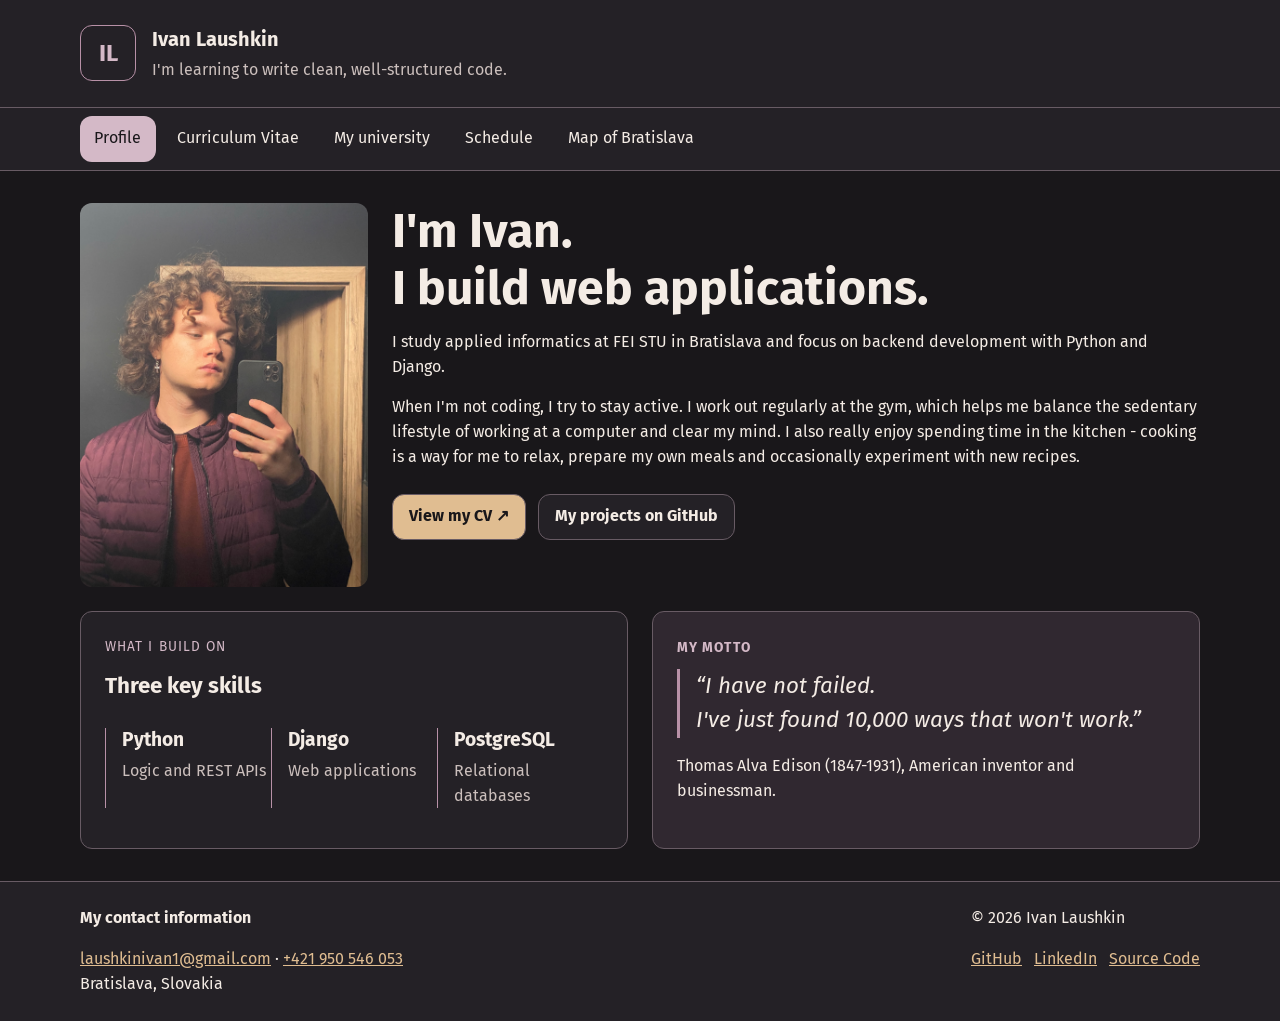
<file: index.html>
<!DOCTYPE html>
<html lang="en">
<head>
    <meta charset="UTF-8">
    <meta name="viewport" content="width=device-width, initial-scale=1.0">
    <title>Profile | Ivan Laushkin</title>
    <meta name="description" content="Who I am and what I'm working on. I'm Ivan Laushkin, an applied informatics student at FEI STU.">
    <meta property="og:title" content="Profile | Ivan Laushkin">
    <meta property="og:description" content="Who I am and what I'm working on. I'm Ivan Laushkin, an applied informatics student at FEI STU.">
    <meta property="og:image" content="img/me.jpg">
    <meta property="og:type" content="website">
    <meta property="og:locale" content="en_GB">
    <link rel="icon" href="favicon.png" type="image/png">

    <link rel="stylesheet" href="css/style.css">
    <script src="js/script.js" defer></script>
</head>
    <body>
        <a class="skip-link" href="#main-content">Skip to content</a>

        <header>
            <div class="container">
                <a class="monogram" href="index.html" aria-label="Ivan Laushkin — home page">IL</a>
                <div>
                    <p class="name">Ivan Laushkin</p>
                    <p class="slogan">I'm learning to write clean, well-structured code.</p>
                </div>
            </div>
        </header>
        <nav class="site-nav" aria-label="Main navigation">
            <div class="container">
                <button class="menu-toggle" type="button" hidden aria-controls="main-navigation" aria-expanded="false"><span aria-hidden="true">☰ </span>Menu</button>
                <ul id="main-navigation">
                    <li><a href="index.html" aria-current="page">Profile</a></li>
                    <li><a href="pages/cv.html">Curriculum Vitae</a></li>
                    <li><a href="pages/university.html">My university</a></li>
                    <li><a href="pages/schedule.html">Schedule</a></li>
                    <li><a href="pages/map.html">Map of Bratislava</a></li>
                </ul>
            </div>
        </nav>


        <main id="main-content" class="container">
            <img class="profile-photo" src="img/me.jpg" alt="My portrait — Ivan Laushkin" width="2476" height="3303" loading="lazy">

            <article class="profile-intro" aria-labelledby="profile-title">
                <h1 id="profile-title">I'm Ivan.<br><span>I build web applications.</span></h1>

                <div>
                    <p>I study applied informatics at FEI STU in Bratislava and focus on backend development with Python and Django.</p>
                    <p>When I'm not coding, I try to stay active. I work out regularly at the gym, which helps me balance the sedentary lifestyle of working at a computer and clear my mind. I also really enjoy spending time in the kitchen - cooking is a way for me to relax, prepare my own meals and occasionally experiment with new recipes.</p>
                </div>
                <div>
                    <a class="button" href="pages/cv.html">View my CV <span aria-hidden="true">↗</span></a>
                    <a class="button button-secondary" href="https://github.com/laushkin1">My projects on GitHub</a>
                </div>
            </article>

            <div>
                <section class="card" aria-labelledby="skills-title">
                    <p class="eyebrow">What I build on</p>
                    <h2 id="skills-title">Three key skills</h2>
                    <ul class="key-skills">
                        <li><strong>Python</strong><span>Logic and REST APIs</span></li>
                        <li><strong>Django</strong><span>Web applications</span></li>
                        <li><strong>PostgreSQL</strong><span>Relational databases</span></li>
                    </ul>
                </section>
                <aside class="card motto" aria-labelledby="motto-title">
                    <h2 id="motto-title" class="eyebrow">My motto</h2>
                    <blockquote>“I have not failed.<br>I've just found 10,000 ways that won't work.”</blockquote>
                    <p>Thomas Alva Edison (1847-1931), American inventor and businessman.</p>
                </aside>
            </div>
        </main>


        <footer>
            <div class="container">
                <div>
                    <p><strong>My contact information</strong></p>
                    <address>
                        <a href="mailto:laushkinivan1@gmail.com">laushkinivan1@gmail.com</a><span aria-hidden="true"> · </span><a href="tel:+421950546053">+421 950 546 053</a><br>
                        Bratislava, Slovakia
                    </address>
                </div>
                <div>
                    <p>© 2026 Ivan Laushkin</p>
                    <div>
                    <a href="https://github.com/laushkin1">GitHub</a><a href="https://linkedin.com/in/laushkin1/">LinkedIn</a><a href="https://github.com/laushkin1/PersonalWebsite">Source Code</a>
                    </div>
                </div>
            </div>
        </footer>

    </body>
</html>
</file>
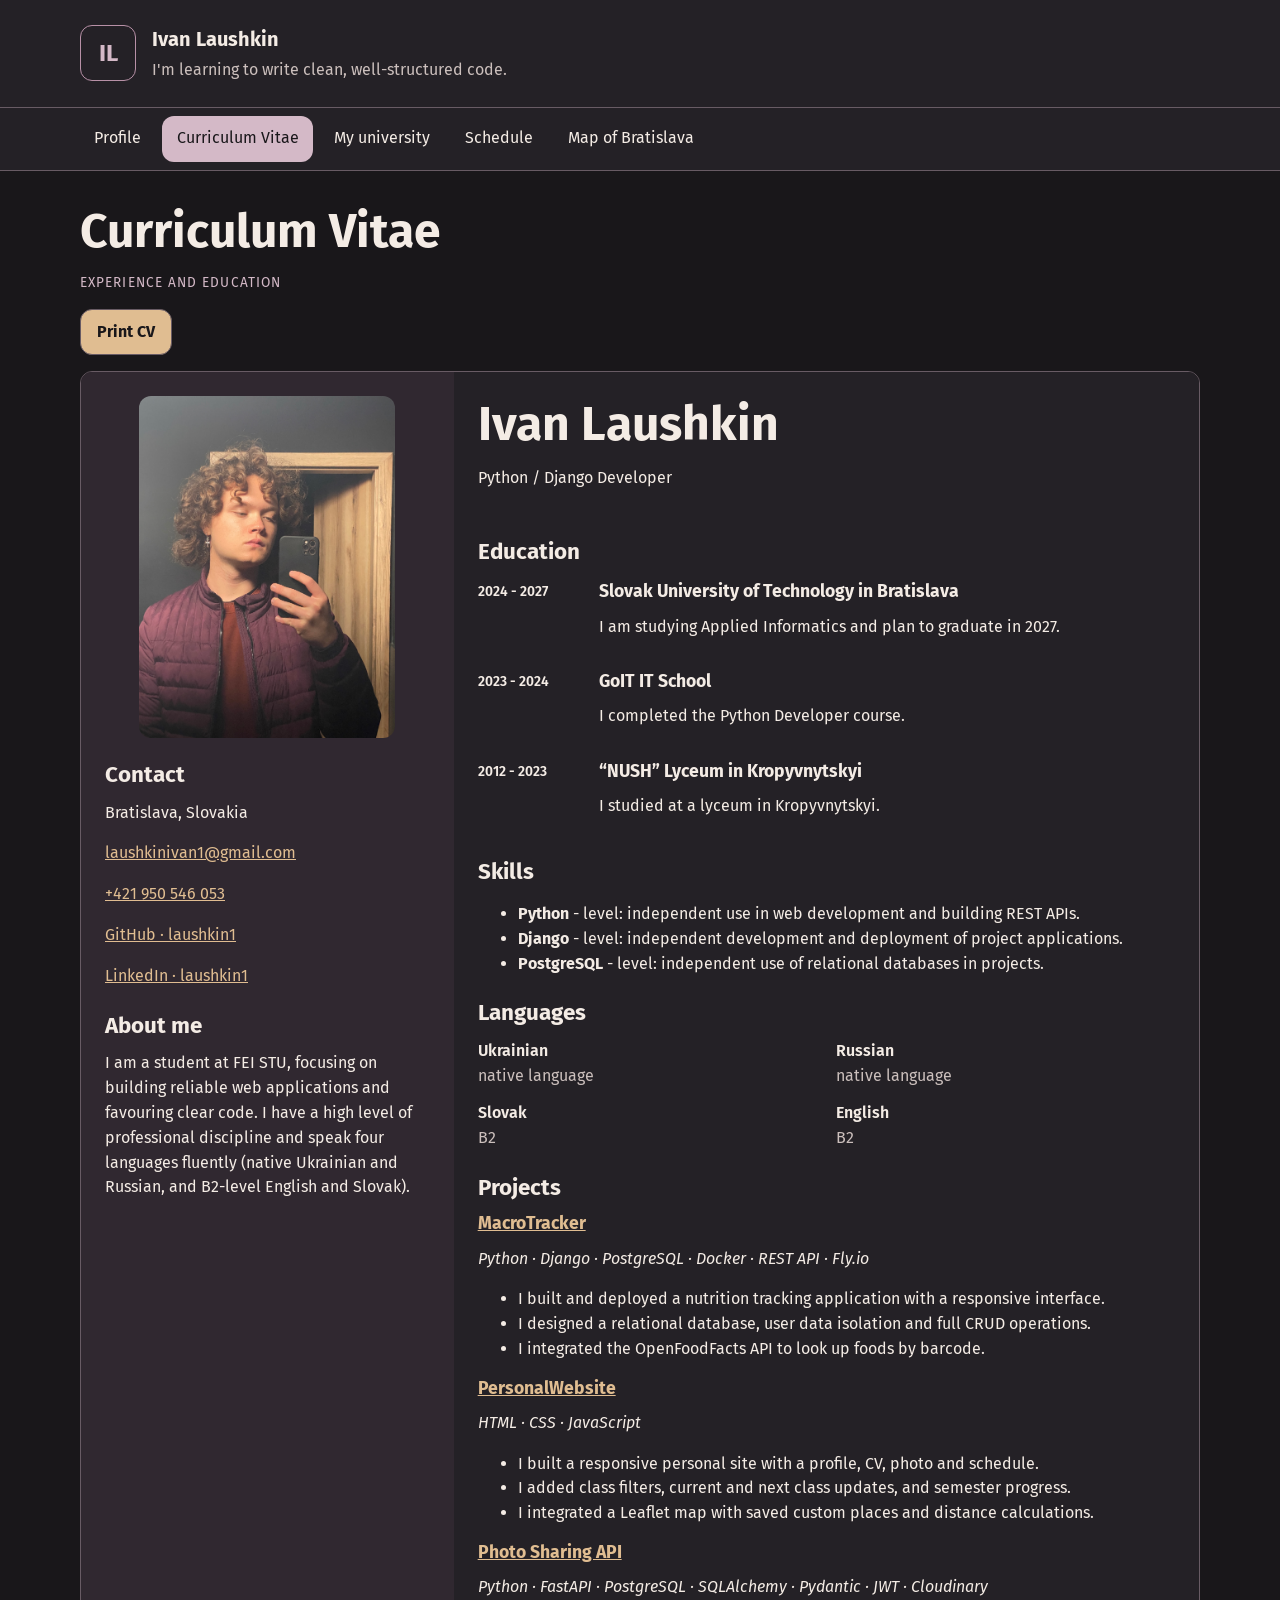
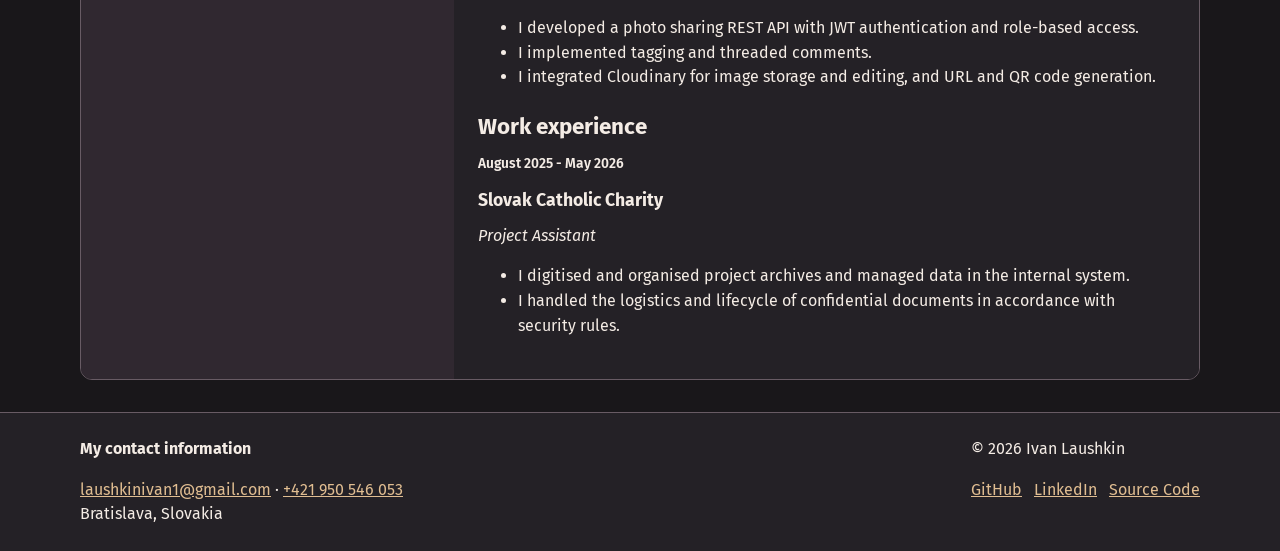
<file: pages/cv.html>
<!DOCTYPE html>
<html lang="en">
<head>
    <meta charset="UTF-8">
    <meta name="viewport" content="width=device-width, initial-scale=1.0">
    <title>Curriculum Vitae | Ivan Laushkin</title>
    <meta name="description" content="My education, projects and skills in Python, Django and PostgreSQL. Ivan Laushkin’s curriculum vitae.">
    <meta property="og:title" content="Curriculum Vitae | Ivan Laushkin">
    <meta property="og:description" content="My education, projects and skills in Python, Django and PostgreSQL. Ivan Laushkin’s curriculum vitae.">
    <meta property="og:image" content="../img/me.jpg">
    <meta property="og:type" content="website">
    <meta property="og:locale" content="en_GB">
    <link rel="icon" href="../favicon.png" type="image/png">

    <link rel="stylesheet" href="../css/style.css">
    <link rel="stylesheet" href="../css/print.css" media="print">
    <script src="../js/script.js" defer></script>
</head>
    <body>
        <a class="skip-link" href="#main-content">Skip to content</a>

        <header>
            <div class="container">
                <a class="monogram" href="../index.html" aria-label="Ivan Laushkin — home page">IL</a>
                <div>
                    <p class="name">Ivan Laushkin</p>
                    <p class="slogan">I'm learning to write clean, well-structured code.</p>
                </div>
            </div>
        </header>
        
        <nav class="site-nav" aria-label="Main navigation">
            <div class="container">
                <button class="menu-toggle" type="button" hidden aria-expanded="false" aria-controls="main-navigation"><span aria-hidden="true">☰ </span>Menu</button>
                <ul id="main-navigation">
                    <li><a href="../index.html">Profile</a></li>
                    <li><a href="cv.html" aria-current="page">Curriculum Vitae</a></li>
                    <li><a href="university.html">My university</a></li>
                    <li><a href="schedule.html">Schedule</a></li>
                    <li><a href="map.html">Map of Bratislava</a></li>
                </ul>
            </div>
        </nav>


        <main id="main-content" class="container">
            <div>
                <h1>Curriculum Vitae</h1>
                <p class="eyebrow">Experience and education</p>
                <button id="print-cv" class="button" type="button">Print CV</button>
            </div>

            <article class="cv-columns" aria-labelledby="cv-name">

                <aside aria-label="Photo and contact information">
                    <img src="../img/me.jpg" alt="Portrait of Ivan Laushkin" width="2476" height="3303" loading="lazy">
                    <section aria-labelledby="cv-contact-heading">
                        <h2 id="cv-contact-heading">Contact</h2>
                        <address>
                            <p>Bratislava, Slovakia</p>
                            <p><a href="mailto:laushkinivan1@gmail.com">laushkinivan1@gmail.com</a></p>
                            <p><a href="tel:+421950546053">+421 950 546 053</a></p>
                            <p><a href="https://github.com/laushkin1">GitHub · laushkin1</a></p>
                            <p><a href="https://www.linkedin.com/in/laushkin1">LinkedIn · laushkin1</a></p>
                        </address>
                    </section>
                    <section aria-labelledby="cv-profile-heading">
                        <h2 id="cv-profile-heading">About me</h2>
                        <p>I am a student at FEI STU, focusing on building reliable web applications and favouring clear code. I have a high level of professional discipline and speak four languages fluently (native Ukrainian and Russian, and B2-level English and Slovak).</p>
                    </section>
                </aside>

                <div>
                    <div class="cv-identity">
                        <h2 id="cv-name">Ivan Laushkin</h2>
                        <p>Python / Django Developer</p>
                    </div>

                    <section aria-labelledby="cv-education-heading">
                        <h2 id="cv-education-heading">Education</h2>
                        <ul class="cv-entry-list">
                            <li>
                                <span class="cv-date">2024 - 2027</span>
                                <div>
                                    <h3>Slovak University of Technology in Bratislava</h3>
                                    <p>I am studying Applied Informatics and plan to graduate in 2027.</p>
                                </div>
                            </li>
                            <li>
                                <span class="cv-date">2023 - 2024</span>
                                <div>
                                    <h3>GoIT IT School</h3>
                                    <p>I completed the Python Developer course.</p>
                                </div>
                            </li>
                            <li>
                                <span class="cv-date">2012 - 2023</span>
                                <div>
                                    <h3>“NUSH” Lyceum in Kropyvnytskyi</h3>
                                    <p>I studied at a lyceum in Kropyvnytskyi.</p>
                                </div>
                            </li>
                        </ul>
                    </section>

                    <section aria-labelledby="cv-skills-heading">
                        <h2 id="cv-skills-heading">Skills</h2>
                        <ul>
                            <li><strong>Python</strong> - level: independent use in web development and building REST APIs.</li>
                            <li><strong>Django</strong> - level: independent development and deployment of project applications.</li>
                            <li><strong>PostgreSQL</strong> - level: independent use of relational databases in projects.</li>
                        </ul>
                    </section>

                    <section aria-labelledby="cv-languages-heading">
                        <h2 id="cv-languages-heading">Languages</h2>
                        <dl class="cv-languages">
                            <div>
                                <dt>Ukrainian</dt>
                                <dd>native language</dd>
                            </div>
                            <div>
                                <dt>Russian</dt>
                                <dd>native language</dd>
                            </div>
                            <div>
                                <dt>Slovak</dt>
                                <dd>B2</dd>
                            </div>
                            <div>
                                <dt>English</dt>
                                <dd>B2</dd>
                            </div>
                        </dl>
                  </section>

                    <section aria-labelledby="cv-projects-heading">
                        <h2 id="cv-projects-heading">Projects</h2>
                        <article>
                            <h3><a href="https://github.com/laushkin1/MacroTracker">MacroTracker</a></h3>
                            <p>Python · Django · PostgreSQL · Docker · REST API · Fly.io</p>
                            <ul>
                                <li>I built and deployed a nutrition tracking application with a responsive interface.</li>
                                <li>I designed a relational database, user data isolation and full CRUD operations.</li>
                                <li>I integrated the OpenFoodFacts API to look up foods by barcode.</li>
                            </ul>
                        </article>

                        <article>
                            <h3><a href="https://github.com/laushkin1/PersonalWebsite">PersonalWebsite</a></h3>
                            <p>HTML · CSS · JavaScript</p>
                            <ul>
                                <li>I built a responsive personal site with a profile, CV, photo and schedule.</li>
                                <li>I added class filters, current and next class updates, and semester progress.</li>
                                <li>I integrated a Leaflet map with saved custom places and distance calculations.</li>
                            </ul>
                        </article>          

                        <article>
                            <h3><a href="https://github.com/Pavlo-Lovchytskyi/TeamProject_FastAPI">Photo Sharing API</a></h3>
                            <p>Python · FastAPI · PostgreSQL · SQLAlchemy · Pydantic · JWT · Cloudinary</p>
                            <ul>
                                <li>I developed a photo sharing REST API with JWT authentication and role-based access.</li>
                                <li>I implemented tagging and threaded comments.</li>
                                <li>I integrated Cloudinary for image storage and editing, and URL and QR code generation.</li>
                            </ul>
                        </article>
                    </section>
                    
                    <section aria-labelledby="cv-experience-heading">
                        <h2 id="cv-experience-heading">Work experience</h2>
                        <div>
                            <p class="cv-date">August 2025 - May 2026</p>
                            <h3>Slovak Catholic Charity</h3>
                            <p class="cv-role">Project Assistant</p>
                            <ul>
                                <li>I digitised and organised project archives and managed data in the internal system.</li>
                                <li>I handled the logistics and lifecycle of confidential documents in accordance with security rules.</li>
                            </ul>    
                        </div>
                    </section>
                </div>
                
            </article>
        </main>


        <footer>
            <div class="container">
                <div>
                    <p><strong>My contact information</strong></p>
                    <address>
                        <a href="mailto:laushkinivan1@gmail.com">laushkinivan1@gmail.com</a><span aria-hidden="true"> · </span><a href="tel:+421950546053">+421 950 546 053</a><br>
                        Bratislava, Slovakia
                    </address>
                </div>
                <div>
                    <p>© 2026 Ivan Laushkin</p>
                    <div>
                    <a href="https://github.com/laushkin1">GitHub</a><a href="https://linkedin.com/in/laushkin1/">LinkedIn</a><a href="https://github.com/laushkin1/PersonalWebsite">Source Code</a>
                    </div>
                </div>
            </div>
        </footer>

    </body>
</html>
</file>
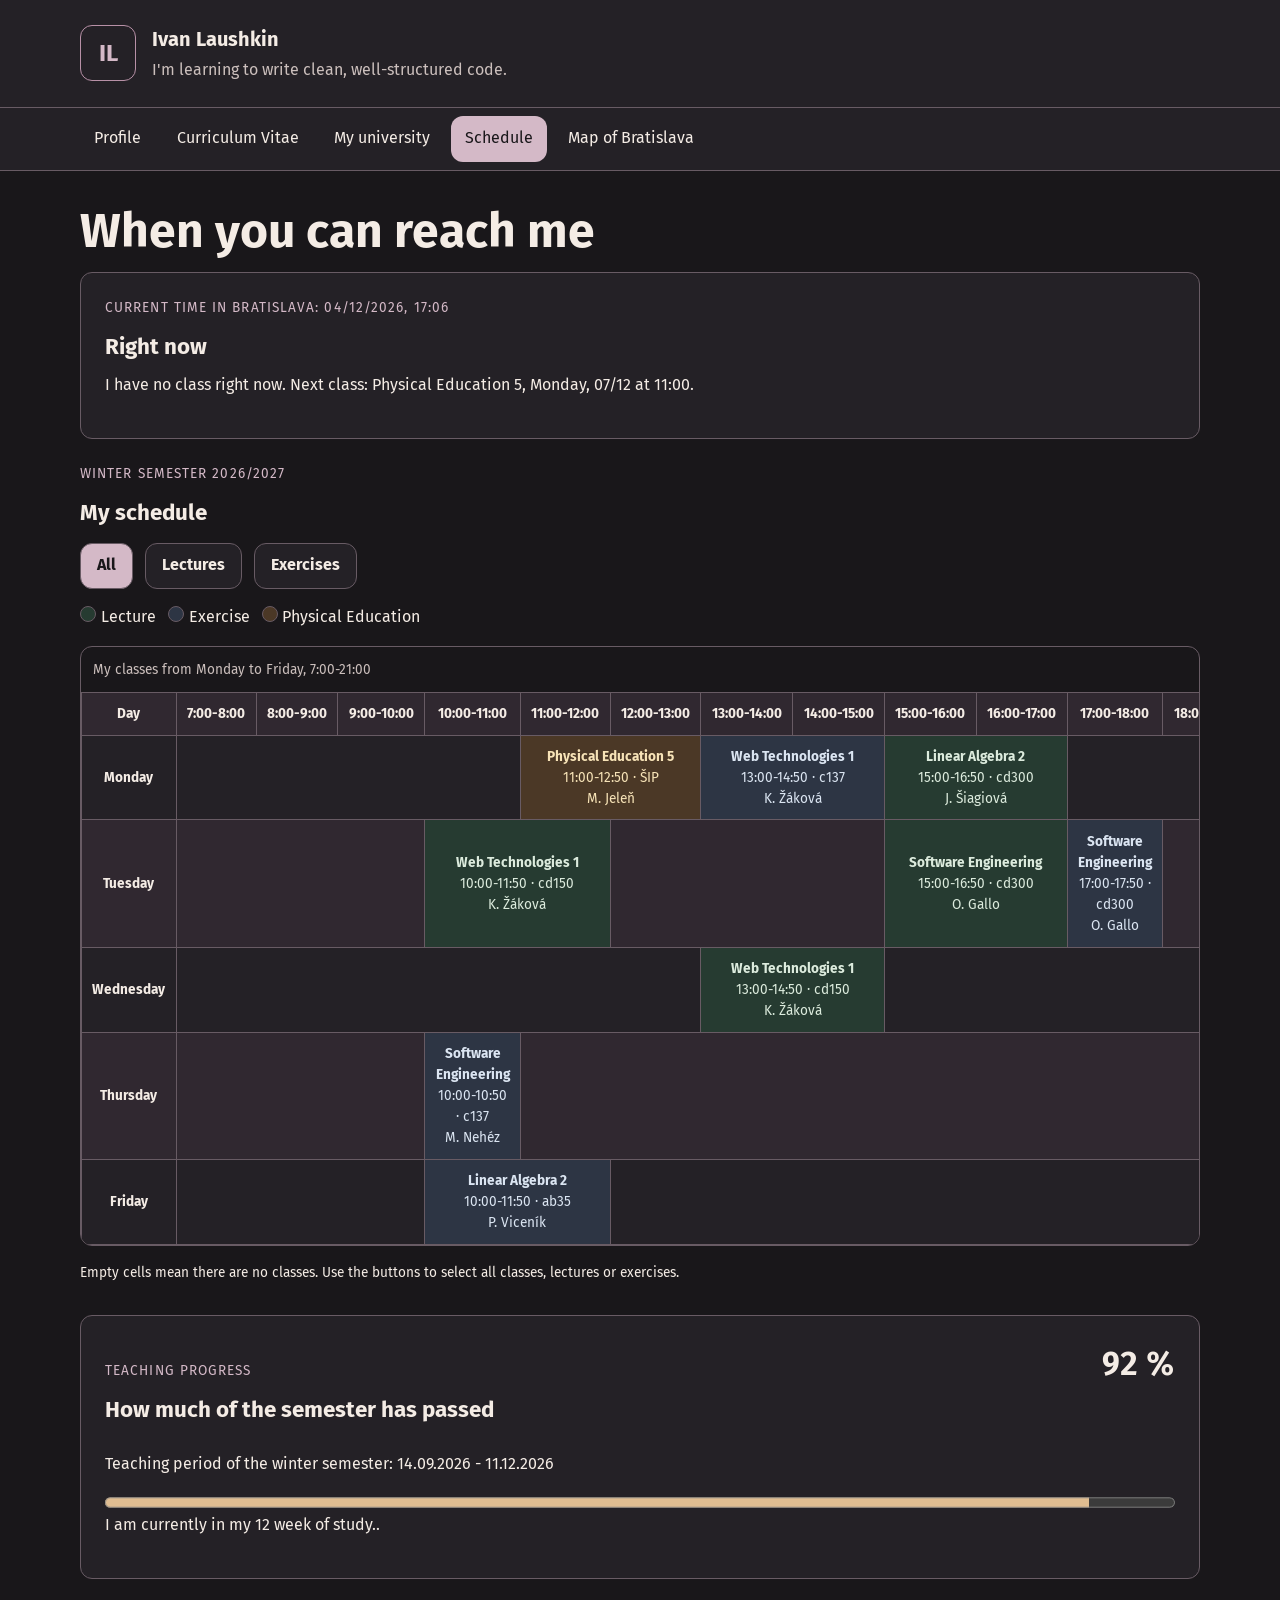
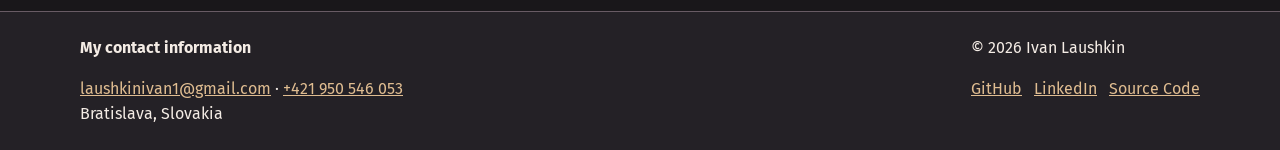
<file: pages/schedule.html>
<!DOCTYPE html>
<html lang="en">
<head>
    <meta charset="UTF-8">
    <meta name="viewport" content="width=device-width, initial-scale=1.0">
    <title>Schedule | Ivan Laushkin</title>
    <meta name="description" content="My schedule at FEI STU in Bratislava.">
    <meta property="og:title" content="Schedule | Ivan Laushkin">
    <meta property="og:description" content="My schedule at FEI STU in Bratislava.">
    <meta property="og:image" content="../img/me.jpg">
    <meta property="og:type" content="website">
    <meta property="og:locale" content="en_GB">
    <link rel="icon" href="../favicon.png" type="image/png">

    <link rel="stylesheet" href="../css/style.css">
    <script src="../js/script.js" defer></script>
</head>
    <body>
        <a class="skip-link" href="#main-content">Skip to content</a>

        <header>
            <div class="container">
                <a class="monogram" href="../index.html" aria-label="Ivan Laushkin — home page">IL</a>
                <div>
                    <p class="name">Ivan Laushkin</p>
                    <p class="slogan">I'm learning to write clean, well-structured code.</p>
                </div>
            </div>
        </header>
        
        <nav class="site-nav" aria-label="Main navigation">
            <div class="container">
                <button class="menu-toggle" type="button" hidden aria-expanded="false" aria-controls="main-navigation"><span aria-hidden="true">☰ </span>Menu</button>
                <ul id="main-navigation">
                    <li><a href="../index.html">Profile</a></li>
                    <li><a href="cv.html">Curriculum Vitae</a></li>
                    <li><a href="university.html">My university</a></li>
                    <li><a href="schedule.html" aria-current="page">Schedule</a></li>
                    <li><a href="map.html">Map of Bratislava</a></li>
                </ul>
            </div>
        </nav>


        <main id="main-content" class="container">

            <h1 id="schedule-heading">When you can reach me</h1>

            <section class="card schedule-status" aria-labelledby="schedule-status-heading">
                <div>
                    <p class="eyebrow" id="schedule-clock">Current time in Bratislava</p>
                    <h2 id="schedule-status-heading">Right now</h2>
                    <p id="schedule-status" role="status">With JavaScript enabled, I will show my current and next class here.</p>
                </div>
            </section>

            <section aria-labelledby="timetable-heading">
                <div>
                    <div>
                        <p class="eyebrow">Winter semester 2026/2027</p>
                        <h2 id="timetable-heading">My schedule</h2>
                    </div>
                    <div class="schedule-filters" role="group" aria-label="Filter schedule" hidden>
                        <button class="button button-secondary" type="button" data-filter="all" aria-pressed="true">All</button>
                        <button class="button button-secondary" type="button" data-filter="lecture" aria-pressed="false">Lectures</button>
                        <button class="button button-secondary" type="button" data-filter="exercise" aria-pressed="false">Exercises</button>
                    </div>
                </div>
                <ul class="schedule-legend" aria-label="Class types">
                    <li><span class="legend-dot legend-lecture" aria-hidden="true"></span>Lecture</li>
                    <li><span class="legend-dot legend-exercise" aria-hidden="true"></span>Exercise</li>
                    <li><span class="legend-dot legend-sport" aria-hidden="true"></span>Physical Education</li>
                </ul>
                <div class="schedule-scroll" role="region" aria-label="Weekly schedule from 7:00 to 21:00" tabindex="0">
                    <table id="schedule-table" aria-describedby="schedule-note">
                        <caption>My classes from Monday to Friday, 7:00-21:00</caption>
                        <thead>
                            <tr>
                                <th scope="col">Day</th>
                                <th scope="col">7:00-8:00</th>
                                <th scope="col">8:00-9:00</th>
                                <th scope="col">9:00-10:00</th>
                                <th scope="col">10:00-11:00</th>
                                <th scope="col">11:00-12:00</th>
                                <th scope="col">12:00-13:00</th>
                                <th scope="col">13:00-14:00</th>
                                <th scope="col">14:00-15:00</th>
                                <th scope="col">15:00-16:00</th>
                                <th scope="col">16:00-17:00</th>
                                <th scope="col">17:00-18:00</th>
                                <th scope="col">18:00-19:00</th>
                                <th scope="col">19:00-20:00</th>
                                <th scope="col">20:00-21:00</th>
                            </tr>
                        </thead>
                        <tbody>
                            <tr>
                                <th scope="row">Monday</th>
                                <td colspan="4"></td>
                                <td colspan="2" data-type="sport" data-day="1" data-start="11:00" data-end="12:50">
                                    <div>
                                        <strong>Physical Education 5</strong>
                                        <span>11:00-12:50 · ŠIP</span>
                                        <span>M. Jeleň</span>
                                    </div>
                                </td>
                                <td colspan="2" data-type="exercise" data-day="1" data-start="13:00" data-end="14:50">
                                    <div>
                                        <strong>Web Technologies 1</strong>
                                        <span>13:00-14:50 · c137</span>
                                        <span>K. Žáková</span>
                                    </div>
                                </td>
                                <td colspan="2" data-type="lecture" data-day="1" data-start="15:00" data-end="16:50">
                                    <div>
                                        <strong>Linear Algebra 2</strong>
                                        <span>15:00-16:50 · cd300</span>
                                        <span>J. Šiagiová</span>
                                    </div>
                                </td>
                                <td colspan="4"></td>
                            </tr>
                            <tr>
                                <th scope="row">Tuesday</th>
                                <td colspan="3"></td>
                                <td colspan="2" data-type="lecture" data-day="2" data-start="10:00" data-end="11:50">
                                    <div>
                                        <strong>Web Technologies 1</strong>
                                        <span>10:00-11:50 · cd150</span>
                                        <span>K. Žáková</span>
                                    </div>
                                </td>
                                <td colspan="3"></td>
                                <td colspan="2" data-type="lecture" data-day="2" data-start="15:00" data-end="16:50">
                                    <div>
                                        <strong>Software Engineering</strong>
                                        <span>15:00-16:50 · cd300</span>
                                        <span>O. Gallo</span>
                                    </div>
                                </td>
                                <td data-type="exercise" data-day="2" data-start="17:00" data-end="17:50">
                                    <div>
                                        <strong>Software Engineering</strong>
                                        <span>17:00-17:50 · cd300</span>
                                        <span>O. Gallo</span>
                                    </div>
                                </td>
                                <td colspan="3"></td>
                            </tr>
                            <tr>
                                <th scope="row">Wednesday</th>
                                <td colspan="6"></td>
                                <td colspan="2" data-type="lecture" data-day="3" data-start="13:00" data-end="14:50">
                                    <div>
                                        <strong>Web Technologies 1</strong>
                                        <span>13:00-14:50 · cd150</span>
                                        <span>K. Žáková</span>
                                    </div>
                                </td>
                                <td colspan="6"></td>
                            </tr>
                            <tr>
                                <th scope="row">Thursday</th>
                                <td colspan="3"></td>
                                <td data-type="exercise" data-day="4" data-start="10:00" data-end="10:50">
                                    <div>
                                        <strong>Software Engineering</strong>
                                        <span>10:00-10:50 · c137</span>
                                        <span>M. Nehéz</span>
                                    </div>
                                </td>
                                <td colspan="10"></td>
                            </tr>
                            <tr>
                                <th scope="row">Friday</th>
                                <td colspan="3"></td>
                                <td colspan="2" data-type="exercise" data-day="5" data-start="10:00" data-end="11:50">
                                    <div>
                                        <strong>Linear Algebra 2</strong>
                                        <span>10:00-11:50 · ab35</span>
                                        <span>P. Viceník</span>
                                    </div>
                                </td>
                                <td colspan="9"></td>
                            </tr>
                        </tbody>
                    </table>
                </div>
                <div>
                    <p id="schedule-note">Empty cells mean there are no classes. Use the buttons to select all classes, lectures or exercises.</p>
                    <p id="schedule-empty" role="status" hidden>I have no classes for this filter.</p>
                </div>
            </section>
            
            <section class="card" aria-labelledby="semester-heading">
                <div>
                    <div class="section-heading">
                        <div>
                            <p class="eyebrow">Teaching progress</p>
                            <h2 id="semester-heading">How much of the semester has passed</h2>
                        </div>
                        <strong id="semester-percentage">—</strong>
                    </div>
                </div>
                <p id="semester-dates">Winter semester teaching period: 14 September 2026 - 11 December 2026.</p>
                <progress id="semester-progress" max="100" value="0" aria-label="Percentage of the semester completed">0 %</progress>
                <p id="semester-status">With JavaScript enabled, I will show the semester progress.</p>
            </section>            
        </main>


        <footer>
            <div class="container">
                <div>
                    <p><strong>My contact information</strong></p>
                    <address>
                        <a href="mailto:laushkinivan1@gmail.com">laushkinivan1@gmail.com</a><span aria-hidden="true"> · </span><a href="tel:+421950546053">+421 950 546 053</a><br>
                        Bratislava, Slovakia
                    </address>
                </div>
                <div>
                    <p>© 2026 Ivan Laushkin</p>
                    <div>
                    <a href="https://github.com/laushkin1">GitHub</a><a href="https://linkedin.com/in/laushkin1/">LinkedIn</a><a href="https://github.com/laushkin1/PersonalWebsite">Source Code</a>
                    </div>
                </div>
            </div>
        </footer>

    </body>
</html>
</file>
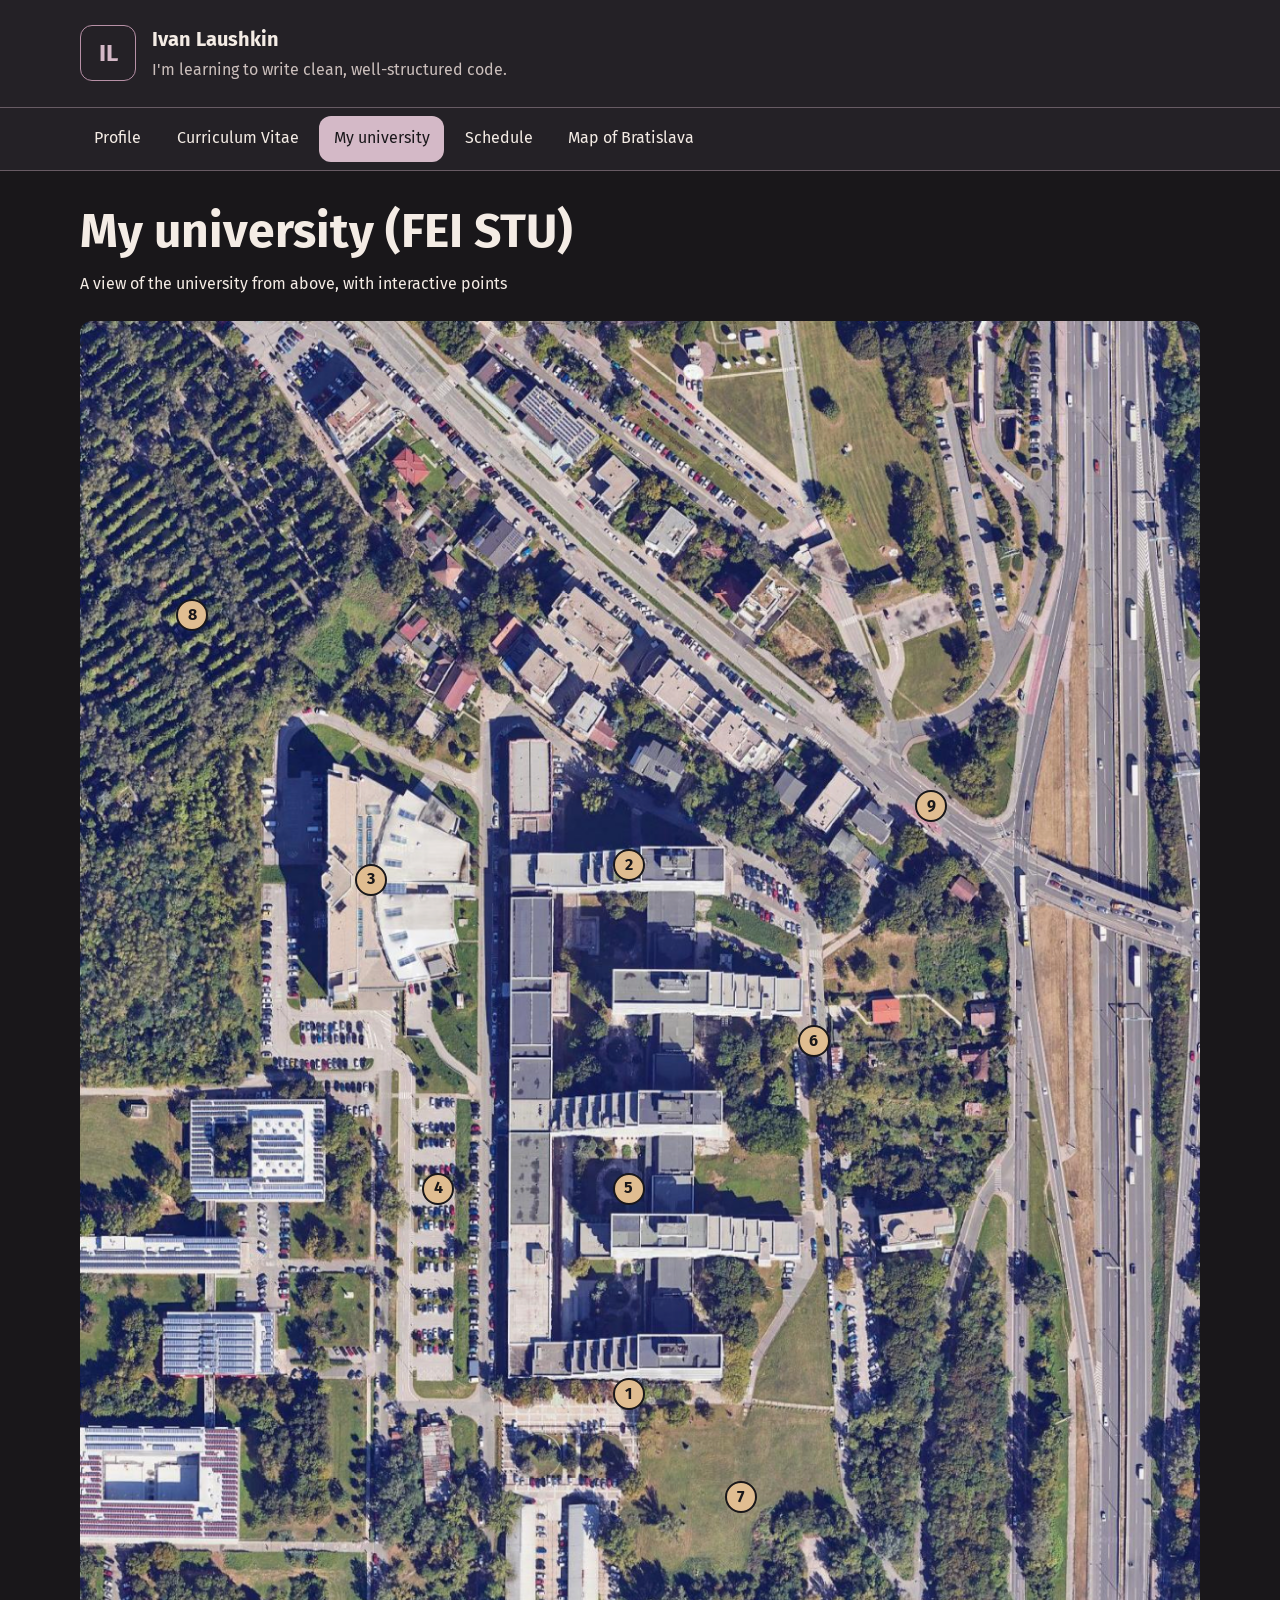
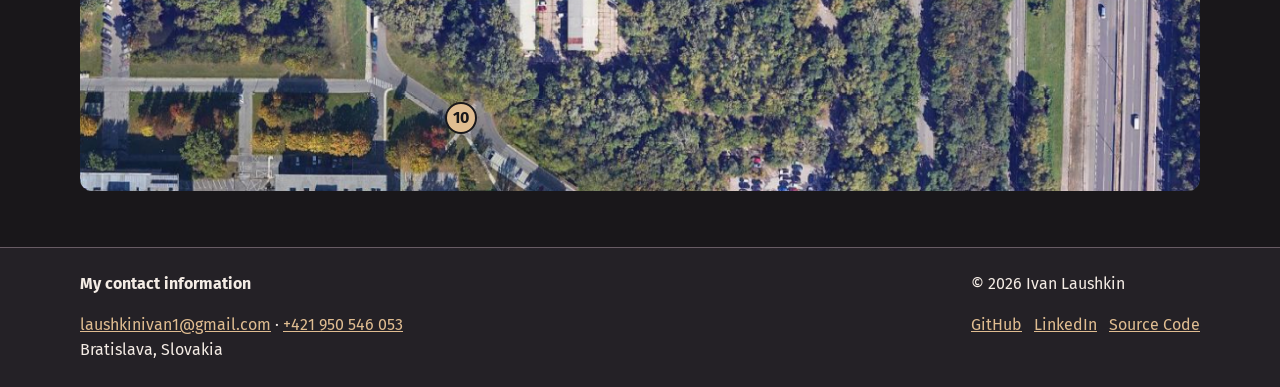
<file: pages/university.html>
<!DOCTYPE html>
<html lang="en">
<head>
    <meta charset="UTF-8">
    <meta name="viewport" content="width=device-width, initial-scale=1.0">
    <title>My university | Ivan Laushkin</title>
    <meta name="description" content="My university in an interactive photo.">
    <meta property="og:title" content="My university | Ivan Laushkin">
    <meta property="og:description" content="My university in an interactive photo.">
    <meta property="og:image" content="../img/me.jpg">
    <meta property="og:type" content="website">
    <meta property="og:locale" content="en_GB">
    <link rel="icon" href="../favicon.png" type="image/png">

    <link rel="stylesheet" href="../css/style.css">
    <script src="../js/script.js" defer></script>
</head>
    <body>
        <a class="skip-link" href="#main-content">Skip to content</a>

        <header>
            <div class="container">
                <a class="monogram" href="../index.html" aria-label="Ivan Laushkin — home page">IL</a>
                <div>
                    <p class="name">Ivan Laushkin</p>
                    <p class="slogan">I'm learning to write clean, well-structured code.</p>
                </div>
            </div>
        </header>
        
        <nav class="site-nav" aria-label="Main navigation">
            <div class="container">
                <button class="menu-toggle" type="button" hidden aria-expanded="false" aria-controls="main-navigation"><span aria-hidden="true">☰ </span>Menu</button>
                <ul id="main-navigation">
                    <li><a href="../index.html">Profile</a></li>
                    <li><a href="cv.html">Curriculum Vitae</a></li>
                    <li><a href="university.html" aria-current="page">My university</a></li>
                    <li><a href="schedule.html">Schedule</a></li>
                    <li><a href="map.html">Map of Bratislava</a></li>
                </ul>
            </div>
        </nav>


        <main id="main-content" class="container">
            <h1>My university (FEI STU)</h1>
            <p>A view of the university from above, with interactive points</p>

            <section>
                <figure class="university">
                    <img src="../img/my_uni.png" alt="A view of the university from above" width="1144" height="1502" loading="lazy">
                </figure>

            </section>

        </main>


        <footer>
            <div class="container">
                <div>
                    <p><strong>My contact information</strong></p>
                    <address>
                        <a href="mailto:laushkinivan1@gmail.com">laushkinivan1@gmail.com</a><span aria-hidden="true"> · </span><a href="tel:+421950546053">+421 950 546 053</a><br>
                        Bratislava, Slovakia
                    </address>
                </div>
                <div>
                    <p>© 2026 Ivan Laushkin</p>
                    <div>
                    <a href="https://github.com/laushkin1">GitHub</a><a href="https://linkedin.com/in/laushkin1/">LinkedIn</a><a href="https://github.com/laushkin1/PersonalWebsite">Source Code</a>
                    </div>
                </div>
            </div>
        </footer>

    </body>
</html>
</file>
<file: css/style.css>
@font-face {
    font-family: "Fira Sans";
    src: url("../fonts/fira-sans-regular.woff2") format("woff2");
    font-weight: 400;
    font-style: normal;
    font-display: swap;
}

@font-face {
    font-family: "Fira Sans";
    src: url("../fonts/Fira_Sans/FiraSans-SemiBold.ttf") format("truetype");
    font-weight: 600;
    font-style: normal;
    font-display: swap;
}

@font-face {
    font-family: "Fira Sans";
    src: url("../fonts/Fira_Sans/FiraSans-Bold.ttf") format("truetype");
    font-weight: 700;
    font-style: normal;
    font-display: swap;
}

@font-face {
    font-family: "Fira Sans";
    src: url("../fonts/Fira_Sans/FiraSans-Italic.ttf") format("truetype");
    font-weight: 400;
    font-style: italic;
    font-display: swap;
}


:root {
	--color-background: #19171a;
	--color-surface: #242126;
	--color-surface-alt: #302830;
	--color-brand: #b891a7;
	--color-brand-alt: #d4b9c7;
	--color-accent: #e0bd91;
	--color-text: #f4ece5;
	--color-muted: #cbbfbc;
	--color-border: #685b64;
	--color-lecture: #263b31;
	--color-lecture-text: #dcebdd;
	--color-exercise: #2d3544;
	--color-exercise-text: #dbe5f2;
	--color-sport: #4b3826;
	--color-sport-text: #f7e3b7;
	--color-error: #ffb4ab;
	--radius: 0.75rem;
	--space: 1.5rem;
	
}

/* Shared elements. */
* {
	box-sizing: border-box;
}

[hidden] {
	display: none !important;
}

body {
	margin: 0;
	background: var(--color-background);
	color: var(--color-text);
	font-family: "Fira Sans", sans-serif;
	font-weight: 400;
	line-height: 1.55;
}

.container {
	width: calc(100% - 2 * var(--space));
	max-width: 70rem;
	margin: 0 auto;
}

main {
	padding: 2rem 0;
}

h1,
h2,
h3 {
	margin: 0 0 0.75rem;
	line-height: 1.2;
	font-weight: 700;
}

h1 {
	font-size: clamp(2rem, 4vw, 3rem);
}

h2 {
	font-size: 1.4rem;
}

h3 {
	font-size: 1.1rem;
}

p {
	margin: 0 0 1rem;
}

a {
	color: var(--color-accent);
}

a:hover {
	text-decoration: none;
}

a:focus-visible,
button:focus-visible,
select:focus-visible,
[tabindex]:focus-visible {
	outline: 3px solid var(--color-accent);
	outline-offset: 3px;
}

button,
select {
	font: inherit;
}

button,
.button {
	display: inline-block;
	padding: 0.6rem 1rem;
	border: 1px solid var(--color-border);
	border-radius: var(--radius);
	background: var(--color-accent);
	color: var(--color-background);
	font-weight: 700;
	text-decoration: none;
	cursor: pointer;
}

.button-secondary,
select {
	background: var(--color-surface);
	color: var(--color-text);
}

button:hover,
.button:hover {
	background: var(--color-surface-alt);
	color: var(--color-accent);
}

button:disabled,
select:disabled {
	opacity: 0.6;
	cursor: default;
}

select {
	padding: 0.6rem;
	border: 1px solid var(--color-border);
	border-radius: var(--radius);
}

address {
	font-style: normal;
}

.eyebrow {
	color: var(--color-brand-alt);
	font-size: 0.85rem;
	letter-spacing: 0.08em;
	text-transform: uppercase;
}

.card {
    display: flex;
    flex-direction: column;
    justify-content: center;
	padding: var(--space);
	border: 1px solid var(--color-border);
	border-radius: var(--radius);
	background: var(--color-surface);
}

.motto {
    background-color: var(--color-surface-alt);
}

.skip-link {
	position: absolute;
	top: -5rem;
	left: 1rem;
	padding: 0.75rem;
	background: var(--color-accent);
	color: var(--color-background);
}

.skip-link:focus-visible {
	top: 1rem;
}

/* Header, navigation and footer. */
body > header {
	padding: var(--space) 0;
	background: var(--color-surface);
}

body > header .container {
	display: flex;
	align-items: center;
	gap: 1rem;
}

.monogram {
	display: grid;
	place-items: center;
	width: 3.5rem;
	height: 3.5rem;
	flex-shrink: 0;
	border: 1px solid var(--color-brand);
	border-radius: var(--radius);
	color: var(--color-brand-alt);
	font-size: 1.5rem;
	font-weight: 700;
	text-decoration: none;
}

.name {
	margin-bottom: 0.2rem;
	font-size: 1.25rem;
	font-weight: 700;
}

.slogan {
	margin: 0;
	color: var(--color-muted);
}

body > nav {
    border-top: 1px solid var(--color-border);
	border-bottom: 1px solid var(--color-border);
	background: var(--color-surface);
}

body > nav ul {
	display: flex;
	gap: 0.4rem;
	margin: 0;
	padding: 0.5rem 0;
	list-style: none;
}

body > nav a {
	display: block;
	padding: 0.65rem 0.9rem;
	border-radius: var(--radius);
	color: var(--color-text);
	text-decoration: none;
}

body > nav a:hover {
	background: var(--color-surface-alt);
}

/* The menu and schedule filters use the same active appearance. */
body > nav a[aria-current="page"],
.schedule-filters button[aria-pressed="true"] {
	background: var(--color-brand-alt);
	color: var(--color-background);
}

body > nav button {
	display: none;
}

body > footer {
	padding: var(--space) 0;
	border-top: 1px solid var(--color-border);
	background: var(--color-surface);
}

body > footer .container {
	display: flex;
	justify-content: space-between;
	flex-wrap: wrap;
	gap: var(--space);
}

body > footer div > a + a {
	margin-left: 0.75rem;
}

/* Profile. Only the profile photo uses float. */
.profile-photo {
	float: left;
	width: 35%;
    max-width: 18rem;
	height: auto;
	margin: 0 var(--space) var(--space) 0;
	border-radius: var(--radius);
}

.profile-intro > div:last-child {
	display: flex;
	flex-wrap: wrap;
	gap: 0.75rem;
	margin: var(--space) 0;
}

.profile-intro + div {
	clear: both;
	display: grid;
	grid-template-columns: 1fr 1fr;
	gap: var(--space);
}

.key-skills {
    display: grid;
    grid-template-columns: 1fr 1fr 1fr;
	padding: 0;
	list-style: none;
}

.key-skills li {
	border-left: 1.5px solid var(--color-brand);
    padding-left: 1rem;
}

.key-skills strong {
    display: block;
    margin-bottom: 0.5rem;
    font-size: 1.2rem;
    line-height: 1.2;
}

.key-skills span {
	display: block;
	color: var(--color-muted);
}

blockquote {
	margin: 0 0 1rem;
	padding-left: 1rem;
	border-left: 3px solid var(--color-brand);
	font-size: 1.4rem;
	font-style: italic;
}

/* CV. */
.cv-columns {
	display: grid;
	grid-template-columns: 1fr 2fr;
	border: 1px solid var(--color-border);
	border-radius: var(--radius);
	overflow: hidden;
	margin-top: 1rem;
}

.cv-columns > aside,
.cv-columns > div {
	min-width: 0;
	padding: var(--space);
}

.cv-columns > aside {
	background: var(--color-surface-alt);
}

.cv-columns > div {
	background: var(--color-surface);
}

.cv-columns img {
	display: block;
	width: 100%;
	max-width: 16rem;
	height: auto;
	margin: 0 auto var(--space);
	border-radius: var(--radius);
}

.cv-identity ~ section, 
section[aria-labelledby="cv-profile-heading"] {
	margin-top: var(--space);
}

.cv-columns .cv-identity {
	margin-bottom: calc(var(--space)*2);
}

#cv-name {
	font-size: 3rem;
}

.cv-entry-list {
	padding: 0;
	list-style: none;
}

.cv-entry-list li {
    display: grid;
    grid-template-columns: 105px 1fr;
    gap: 1rem;
}

.cv-entry-list li + li {
	margin-top: 1rem;
}

.cv-date {
    font-size: 0.86rem;
    font-weight: 600;
}

.cv-languages {
    display: grid;
    grid-template-columns: 1fr 1fr;
    gap: 0.75rem 1.2rem;
    margin: 0;
}

.cv-languages dt {
    font-weight: 600;
}

.cv-languages dd {
    color: var(--color-muted);
    margin: 0;
}

.cv-role, article > p {
  font-style: italic;
}

/* The image and generated hotspot layers share one grid cell. */
.university {
	display: grid;
	grid-template-columns: 1fr;
	margin: var(--space) 0;
}

.university > img,
.hotspot {
	grid-area: 1 / 1;
}

.university > img {
	display: block;
	width: 100%;
	height: auto;
	border-radius: var(--radius);
}

.hotspot {
	position: relative;
	min-width: 0;
	pointer-events: none;
}

.hotspot__dot {
    position: absolute;
    left: var(--x);
    top: var(--y);
    transform: translate(-50%, -50%);

    display: grid;
    place-items: center;
    width: 2rem;
    height: 2rem;
    padding: 0;

    border: 2px solid var(--color-background);
    border-radius: 50%;
    background: var(--color-accent);
    color: var(--color-background);

    pointer-events: auto;
}

.hotspot__panel {
    position: absolute;
    left: var(--x);
    top: var(--y);
    transform: translate(-50%, calc(-100% - 1.5rem));

    width: 19rem;
    max-width: 100%;
    max-height: 12rem;
    overflow: auto;
    padding: var(--space);

    border: 1px solid var(--color-accent);
    border-radius: var(--radius);
    background: var(--color-surface);

    opacity: 0;
    visibility: hidden;
    pointer-events: none;

    transition:
        opacity 0.3s,
        visibility 0.3s;
}

.hotspot__left > .hotspot__panel {
    transform: translate(calc(-100% - 1.5rem), -50%);
}

.hotspot__right > .hotspot__panel {
    transform: translate(1.5rem, -50%);
}

.hotspot:hover,
.hotspot:focus-within {
    z-index: 1;
}

.hotspot:hover > .hotspot__panel,
.hotspot:focus-within > .hotspot__panel {
    opacity: 1;
    visibility: visible;
    pointer-events: auto;
}

@media screen and (max-width: 768px) {
    /* The caption reserves the same space as every mobile panel. */
    .university {
        margin-bottom: calc(var(--space) + 8rem);
    }

	.hotspot__dot {
		width: 1.5rem;
		height: 1.5rem;
		font-size: 0.75rem;
		border-width: 1px;
	}

    .hotspot__panel,
    .hotspot__left > .hotspot__panel,
    .hotspot__right > .hotspot__panel  {
        left: 0;
        top: 100%;
        bottom: auto;

        width: 100%;
        height: 9rem;
        max-height: none;
        transform: none;

        margin-top: var(--space);
    }


    .university:has(.hotspot:hover)
    .hotspot:not(:hover) > .hotspot__panel {
        opacity: 0;
        visibility: hidden;
        pointer-events: none;
    }

	.university:not(:focus-within):not(:has(.hotspot:hover))
		> .hotspot:first-of-type
		> .hotspot__panel {
		opacity: 1;
		visibility: visible;
		pointer-events: auto;
	}
}

/* Timetable. */

.schedule-status {
	margin-bottom: var(--space);
}

.schedule-filters,
.schedule-legend {
	display: flex;
	flex-wrap: wrap;
	gap: 0.75rem;
	margin: 1rem 0;
}

.schedule-legend {
	padding: 0;
	list-style: none;
}

.legend-dot {
	display: inline-block;
	width: 1rem;
	height: 1rem;
	margin-right: 0.3rem;
	border: 1px solid var(--color-border);
	border-radius: var(--radius);
}

.schedule-scroll {
	overflow-x: auto;
	border: 1px solid var(--color-border);
	border-radius: var(--radius);
}

table {
	width: 100%;
	min-width: 75rem;
	border-collapse: collapse;
	font-size: 0.85rem;
}

caption {
	padding: 0.75rem;
	text-align: left;
	color: var(--color-muted);
}

th,
td {
	padding: 0.65rem;
	border: 1px solid var(--color-border);
	vertical-align: middle;
    text-align: center;
}

th {
    white-space: nowrap;
}

thead {
	background: var(--color-surface-alt);
}

tbody tr:nth-of-type(odd) {
	background: var(--color-surface);
}

tbody tr:nth-of-type(even) {
	background: var(--color-surface-alt);
}

td[data-type="lecture"],
.legend-lecture {
	background: var(--color-lecture);
	color: var(--color-lecture-text);
}

td[data-type="exercise"],
.legend-exercise {
	background: var(--color-exercise);
	color: var(--color-exercise-text);
}

td[data-type="sport"],
.legend-sport {
	background: var(--color-sport);
	color: var(--color-sport-text);
}

td span {
	display: block;
}

#schedule-table td[data-filtered="true"] {
	background: none;
}

#schedule-table td[data-filtered="true"] > div {
	visibility: hidden;
}

#schedule-table td[data-current="true"]:not([data-filtered="true"]) {
	outline: 3px solid var(--color-accent);
	outline-offset: -3px;
}

progress {
	width: 100%;
	height: 1.3rem;
	accent-color: var(--color-accent);
}

#semester-percentage {
    font-size: 2rem;
    font-variant-numeric: tabular-nums;
}

.section-heading { 
    display: flex; 
    align-items: baseline; 
    justify-content: space-between; 
    gap: 1rem; 
    margin-bottom: 1rem; 
}

#schedule-note {
	font-size: 0.85rem;
	margin-top: 1rem;
	margin-bottom: 2rem;
}

#schedule-empty{
	font-size: 3rem;
	font-weight: 700;
	color: var(--color-error);
}

/* Mobile navigation and page layouts. */
@media screen and (max-width: 768px) {
	:root {
		--space: 1rem;
	}

	body > nav ul {
		flex-direction: column;
	}

	body > nav button:not([hidden]) {
		display: block;
		margin: 0.5rem 0;
	}

	body > nav button:not([hidden]) + ul {
		display: none;
	}

	body > nav button:not([hidden])[aria-expanded="true"] + ul {
		display: flex;
	}

	.profile-intro + div,
	.cv-columns {
		grid-template-columns: 1fr;
	}

	#schedule-table {
		font-size: 0.75rem;
	}

	.section-heading{
		flex-direction: column;
		gap: 0;
	}

}

/* The map needs a height before Leaflet can display it. */
#map {
	height: 33rem;
	min-height: 23rem;
	border: 1px solid var(--color-border);
	border-radius: var(--radius);
	font: inherit;
	z-index: 0;
}

#map-controls {
	display: flex;
	flex-wrap: wrap;
	align-items: end;
	gap: var(--space);
	margin-top: var(--space);
	margin-bottom: var(--space);
}

#map-controls label {
	display: grid;
	flex: 1 1 14rem;
	gap: 0.4rem;
}

#map-controls select {
	width: 100%;
	min-width: 0;
}

#map-controls label {
	position: relative;
}

#map-controls select {
	appearance: none;
	padding-right: 2.5rem;
}

#map-controls label::after {
	content: "";
	position: absolute;
	right: 1rem;
	bottom: 1.2rem;
	width: 0.5rem;
	height: 0.5rem;
	border-right: 2px solid var(--color-accent);
	border-bottom: 2px solid var(--color-accent);
	transform: rotate(45deg);
	pointer-events: none;
}

#map-status {
	min-height: 3rem;
	overflow-wrap: anywhere;
}

/* These classes belong to Leaflet */
#map .leaflet-popup-content-wrapper,
#map .leaflet-popup-tip,
#map .leaflet-bar a,
#map .leaflet-control-attribution {
	background: var(--color-surface);
	color: var(--color-text);
}

#map .leaflet-bar a {
	border-color: var(--color-border);
}

#map .leaflet-bar a:hover {
	background: var(--color-surface-alt);
}

#map .leaflet-control-attribution a,
#map .leaflet-popup-close-button {
	color: var(--color-accent);
}

#map .leaflet-popup-content{
	width: max-content;
    max-width: calc(100vw - 150px);
    overflow-wrap: anywhere;
}

#map .leaflet-popup-content p {
	margin: 0;
}

.map-point-form {
	display: grid;
	gap: 0.75rem;
}

.map-point-form label {
	display: grid;
	gap: 0.4rem;
}

.map-point-form input {
	width: 100%;
	min-width: 0;
	padding: 0.65rem;
	border: 1px solid var(--color-border);
	border-radius: var(--radius);
	background: var(--color-surface);
	color: var(--color-text);
	font: inherit;
}

.map-point-form input:focus-visible {
	outline: 3px solid var(--color-accent);
	outline-offset: 2px;
}

.map-point-form button[type="button"] {
	background: var(--color-surface);
	color: var(--color-text);
}

.map-point-form button[type="button"]:hover {
	background: var(--color-surface-alt);
	color: var(--color-accent);
}

@media (prefers-reduced-motion: reduce) {
	*,
	*::before,
	*::after {
		transition: none !important;
	}
}
</file>
<file: css/print.css>
@media print {
	@page {
		size: A4 portrait;
		margin: 10mm;
	}

	:root {
		--color-text: #000;
	}

	* {
		box-sizing: border-box;
		color: var(--color-text) !important;
		background: none !important;
		box-shadow: none !important;
		text-shadow: none !important;
	}

	html,
	body {
		margin: 0;
		padding: 0;
		font-size: 10pt;
		line-height: 1.2;
	}

	body {
		display: block;
		min-height: 0;
	}

	body > header,
	body > nav,
	body > footer,
	main > div,
	.skip-link {
		display: none !important;
	}

	.container {
		width: 100%;
		max-width: none;
		margin: 0;
		padding: 0;
	}

	.cv-columns {
		display: grid;
		grid-template-columns: 46mm 1fr;
		gap: 6mm;
		margin: 0;
		border: 0;
		border-radius: 0;
		overflow: visible;
	}

	.cv-columns > aside,
	.cv-columns > div {
		min-width: 0;
		margin: 0;
		padding: 0;
	}

	.cv-columns img {
		display: none;
	}

	.cv-columns h2 {
		margin: 0 0 1.5mm;
		font-size: 11pt;
		line-height: 1.15;
		break-after: avoid;
	}

	.cv-columns h3 {
		margin: 0 0 0.8mm;
		font-size: 10pt;
		line-height: 1.2;
		break-after: avoid;
	}

	#cv-name {
		font-size: 18pt;
	}

	.cv-columns .cv-identity {
		margin: 0 0 3mm;
	}

	.cv-columns p,
	.cv-columns ul,
	.cv-columns dl {
		margin: 0 0 1.3mm;
		orphans: 2;
		widows: 2;
	}

	.cv-columns ul {
		padding-left: 4mm;
	}

	.cv-identity ~ section,
	.cv-columns section + section {
		margin-top: 3mm;
	}

	.cv-columns section,
	.cv-columns section > article,
	.cv-entry-list li {
		break-inside: avoid;
	}

	.cv-columns section > article + article {
		margin-top: 2.5mm;
	}

	.cv-columns address {
		font-style: normal;
	}

	.cv-columns .cv-date {
		font-size: 9pt;
	}

	.cv-columns .cv-entry-list {
		padding: 0;
	}

	.cv-entry-list li {
		grid-template-columns: 22mm minmax(0, 1fr);
		gap: 2.5mm;
	}

	.cv-entry-list li + li {
		margin-top: 1.6mm;
	}

	.cv-languages {
		gap: 1mm 3mm;
	}

	.cv-columns dl > div {
		display: flex;
		gap: 2mm;
	}

	.cv-columns dd {
		margin: 0;
	}
}
</file>
